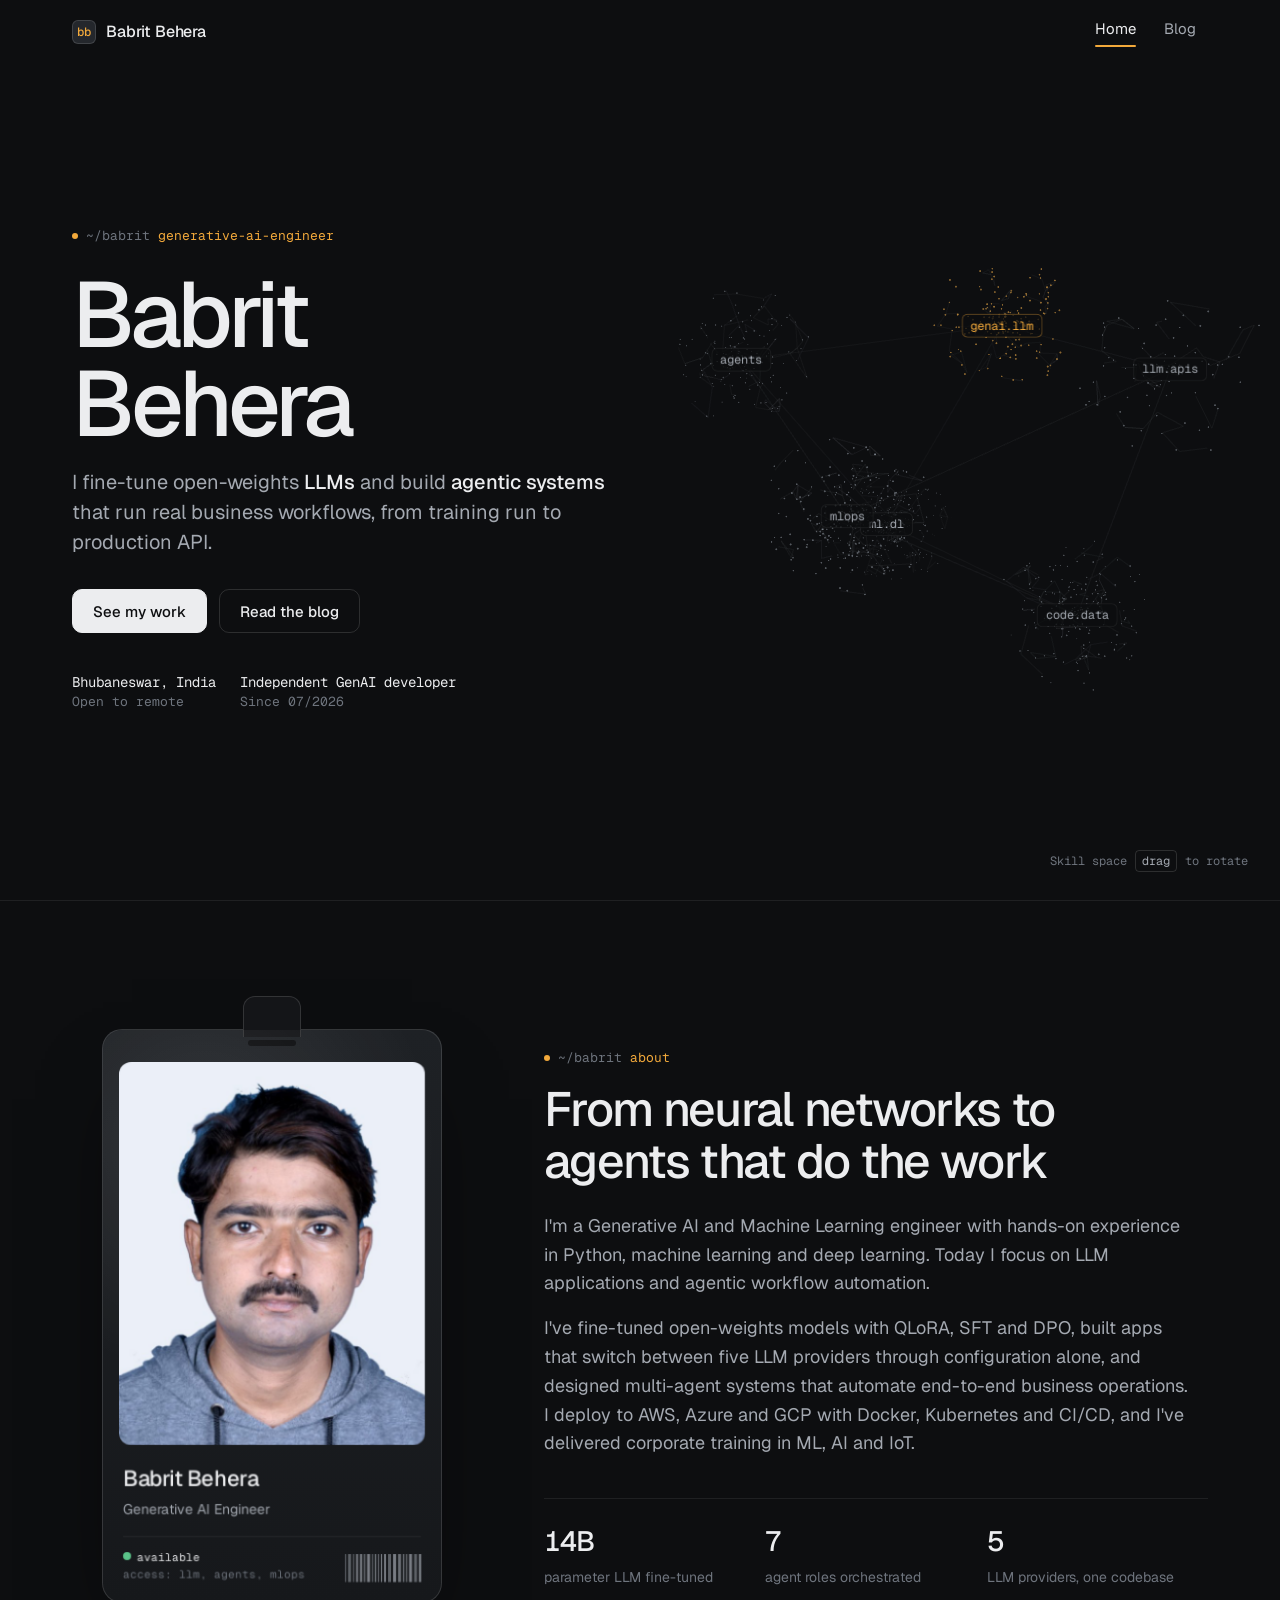
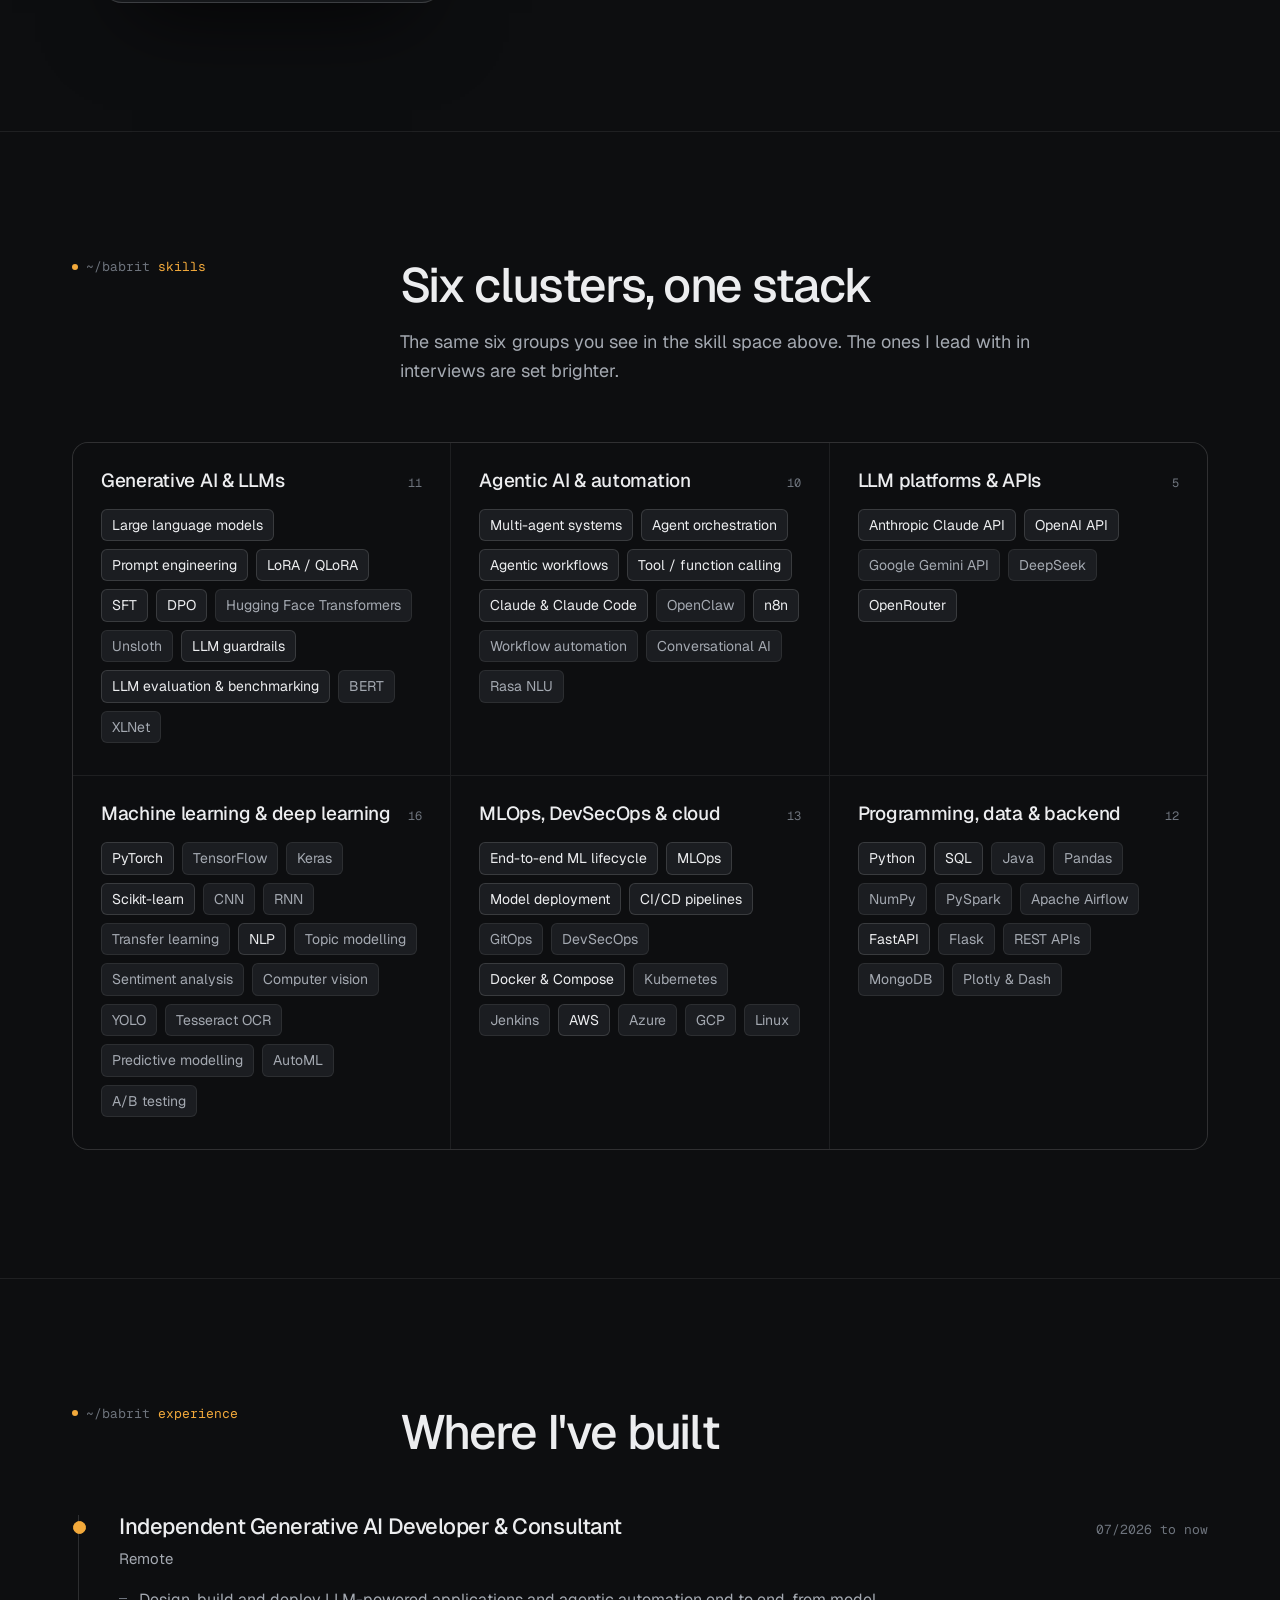
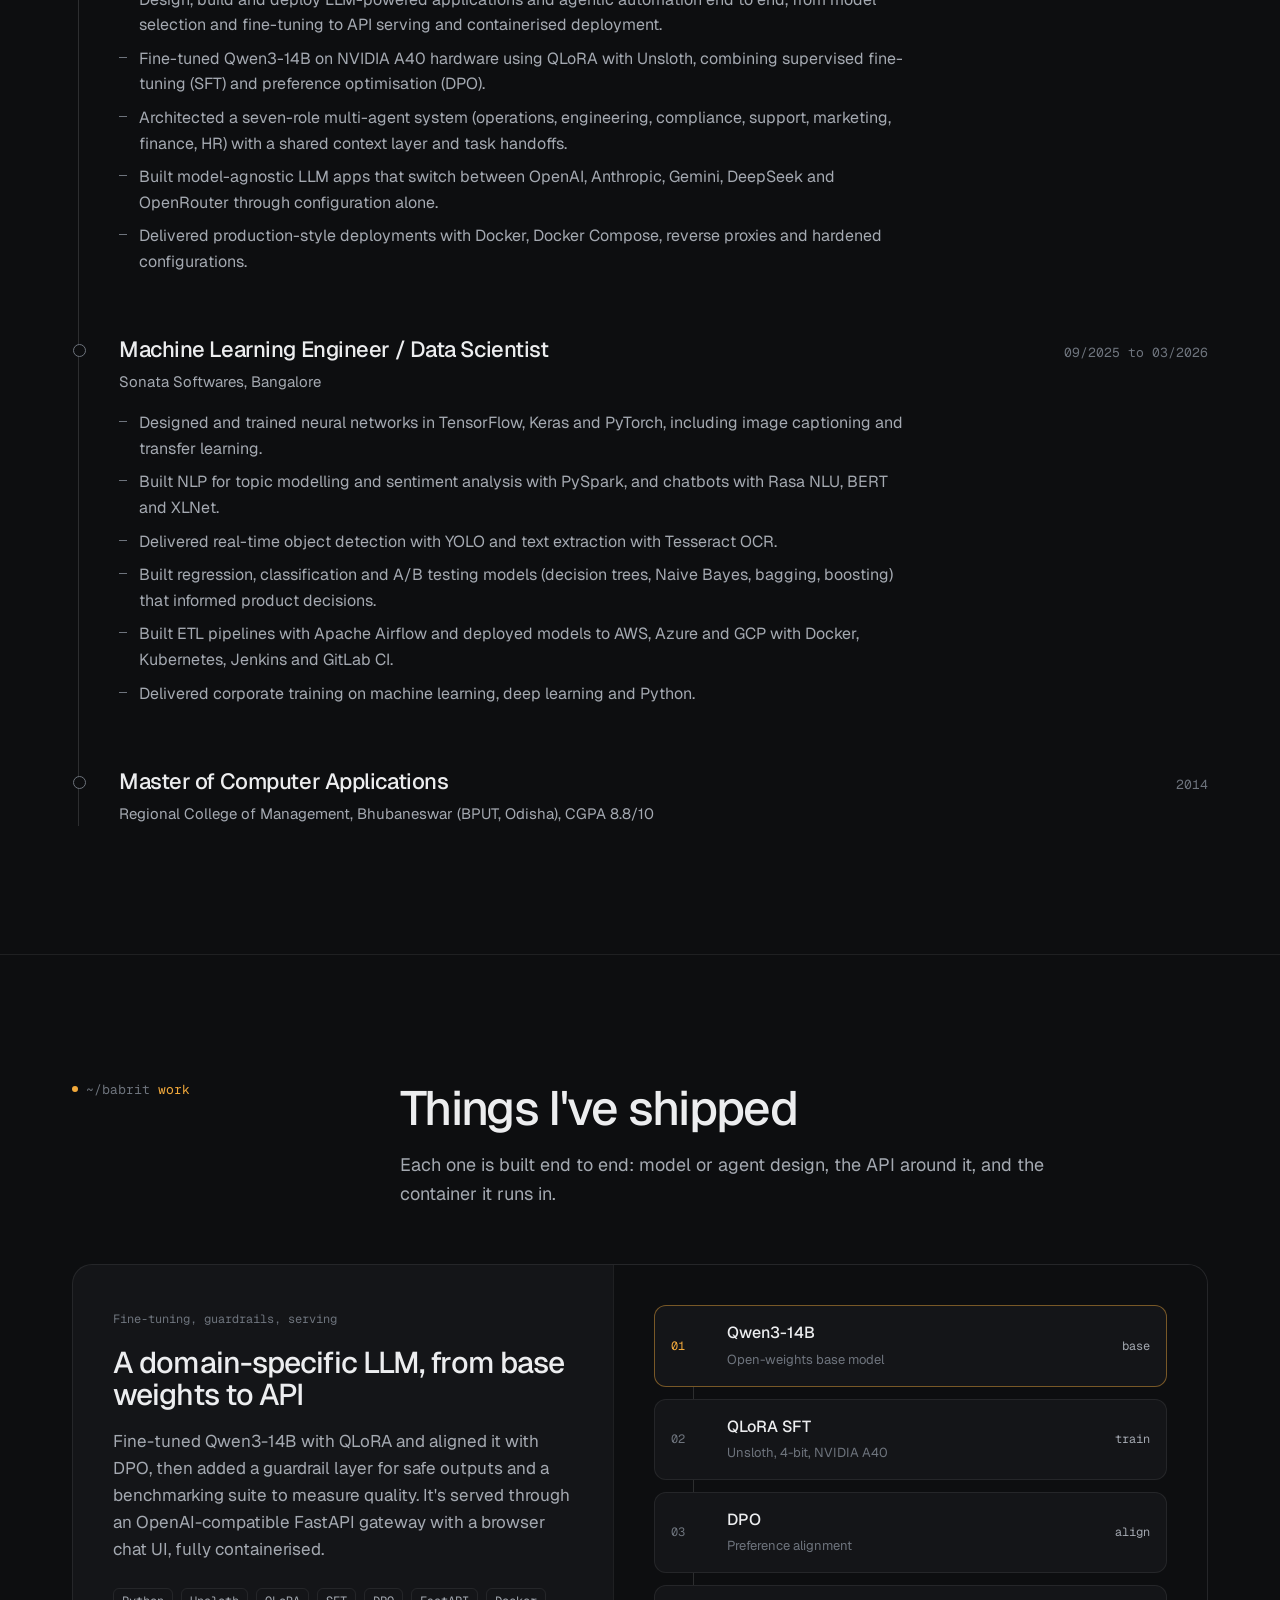
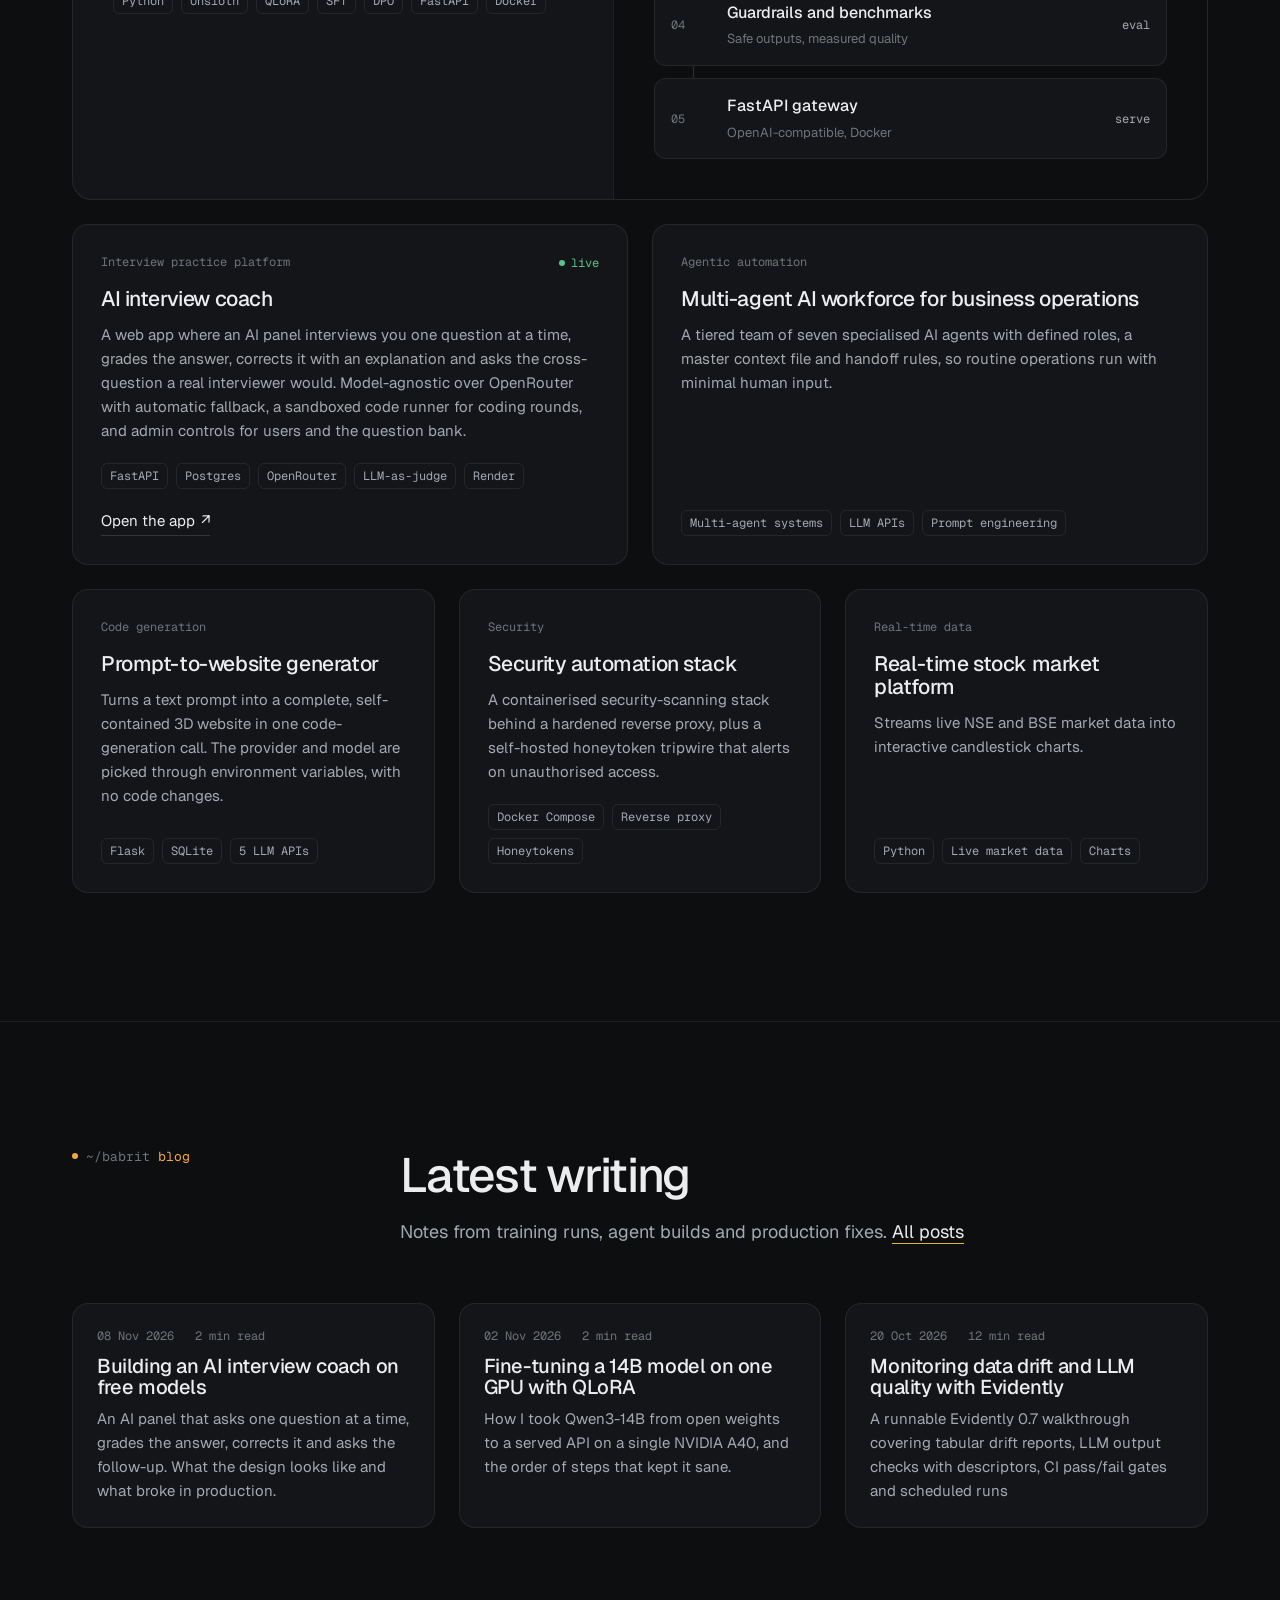
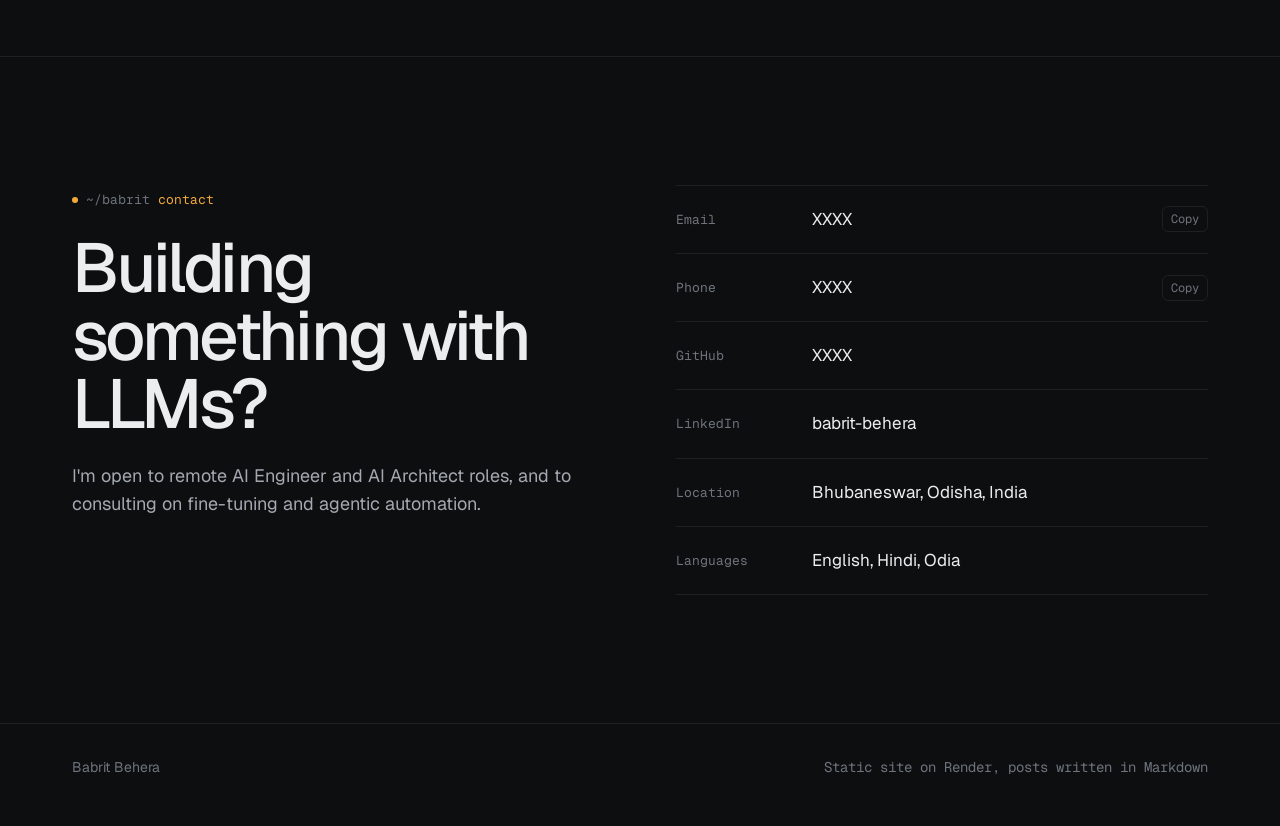
<file: index.html>
<!doctype html>
<html lang="en">
<head>
<meta charset="utf-8">
<meta name="viewport" content="width=device-width, initial-scale=1">
<title>Babrit Behera, Generative AI Engineer</title>
<meta name="description" content="Babrit Behera fine-tunes open-weights LLMs and builds agentic systems that run real business workflows. Based in Bhubaneswar, open to remote.">
<meta property="og:title" content="Babrit Behera, Generative AI Engineer">
<meta property="og:description" content="Fine-tuned LLMs, multi-agent systems and model-agnostic AI apps, shipped end to end.">
<meta property="og:image" content="assets/img/babrit.jpg">
<meta name="theme-color" content="#0D0E10">
<link rel="icon" href="data:image/svg+xml,%3Csvg xmlns='http://www.w3.org/2000/svg' viewBox='0 0 32 32'%3E%3Crect width='32' height='32' rx='8' fill='%2324272C'/%3E%3Ctext x='16' y='21' font-family='monospace' font-size='14' text-anchor='middle' fill='%23F2A93B'%3Ebb%3C/text%3E%3C/svg%3E">
<link rel="preconnect" href="https://fonts.googleapis.com">
<link rel="preconnect" href="https://fonts.gstatic.com" crossorigin>
<link href="https://fonts.googleapis.com/css2?family=Geist:wght@400;500;600&family=Geist+Mono:wght@400;500&display=swap" rel="stylesheet">
<link rel="stylesheet" href="assets/css/style.css">
<script>document.documentElement.classList.add('js')</script>
</head>
<body>

<header class="nav" id="nav">
  <div class="wrap">
    <a class="logo" href="index.html" aria-label="Babrit Behera, home"><span class="logo-mark">bb</span>Babrit Behera</a>
    <nav class="nav-links" aria-label="Main">
      <a href="index.html" class="on">Home</a>
      <a href="blog.html">Blog</a>
    </nav>
  </div>
</header>

<main>
  <!-- HERO: the 3D skill space is the one bright moment of the page -->
  <section class="hero" id="top">
    <canvas id="space" aria-label="A 3D map of Babrit's skills, grouped into six clusters"></canvas>
    <div id="labels" aria-hidden="true"></div>
    <div class="wrap">
      <div class="hero-text">
        <span class="path">~/babrit <b>generative-ai-engineer</b></span>
        <h1 style="margin-top:24px">Babrit<br>Behera</h1>
        <p class="role">I fine-tune open-weights <strong>LLMs</strong> and build <strong>agentic systems</strong> that run real business workflows, from training run to production API.</p>
        <div class="hero-actions">
          <a class="btn primary" href="#work">See my work</a>
          <a class="btn" href="blog.html">Read the blog</a>
        </div>
        <div class="hero-meta">
          <div><b>Bhubaneswar, India</b>Open to remote</div>
          <div><b>Independent GenAI developer</b>Since 07/2026</div>
        </div>
      </div>
    </div>
    <div class="space-caption">Skill space <kbd>drag</kbd> to rotate</div>
  </section>

  <!-- ABOUT -->
  <section class="block" id="about">
    <div class="wrap about">
      <div class="badge-stage" id="badgeStage">
        <div class="badge" id="badge">
          <span class="badge-slot"></span>
          <div class="badge-photo"><img src="assets/img/babrit.jpg" alt="Portrait of Babrit Behera" width="640" height="800"></div>
          <div class="badge-body">
            <div class="badge-name">Babrit Behera</div>
            <div class="badge-role">Generative AI Engineer</div>
            <div class="badge-row">
              <div class="mono"><span class="led"></span><b>available</b><br>access: llm, agents, mlops</div>
              <div class="barcode" id="barcode" aria-hidden="true"></div>
            </div>
          </div>
          <span class="badge-glare"></span>
        </div>
      </div>
      <div class="about-copy reveal">
        <span class="path">~/babrit <b>about</b></span>
        <h2>From neural networks to agents that do the work</h2>
        <p>I'm a Generative AI and Machine Learning engineer with hands-on experience in Python, machine learning and deep learning. Today I focus on LLM applications and agentic workflow automation.</p>
        <p>I've fine-tuned open-weights models with QLoRA, SFT and DPO, built apps that switch between five LLM providers through configuration alone, and designed multi-agent systems that automate end-to-end business operations. I deploy to AWS, Azure and GCP with Docker, Kubernetes and CI/CD, and I've delivered corporate training in ML, AI and IoT.</p>
        <div class="facts">
          <div><b data-count="14">14B</b><span>parameter LLM fine-tuned</span></div>
          <div><b data-count="7">7</b><span>agent roles orchestrated</span></div>
          <div><b data-count="5">5</b><span>LLM providers, one codebase</span></div>
        </div>
      </div>
    </div>
  </section>

  <!-- SKILLS -->
  <section class="block" id="skills">
    <div class="wrap">
      <div class="block-head reveal">
        <span class="path">~/babrit <b>skills</b></span>
        <div>
          <h2>Six clusters, one stack</h2>
          <p>The same six groups you see in the skill space above. The ones I lead with in interviews are set brighter.</p>
        </div>
      </div>
      <div class="skills" id="skillGrid"></div>
    </div>
  </section>

  <!-- EXPERIENCE -->
  <section class="block" id="experience">
    <div class="wrap">
      <div class="block-head reveal">
        <span class="path">~/babrit <b>experience</b></span>
        <div><h2>Where I've built</h2></div>
      </div>
      <div class="timeline">
        <article class="job now reveal">
          <div class="job-head">
            <h3>Independent Generative AI Developer &amp; Consultant</h3>
            <span class="when">07/2026 to now</span>
            <span class="where">Remote</span>
          </div>
          <ul>
            <li>Design, build and deploy LLM-powered applications and agentic automation end to end, from model selection and fine-tuning to API serving and containerised deployment.</li>
            <li>Fine-tuned Qwen3-14B on NVIDIA A40 hardware using QLoRA with Unsloth, combining supervised fine-tuning (SFT) and preference optimisation (DPO).</li>
            <li>Architected a seven-role multi-agent system (operations, engineering, compliance, support, marketing, finance, HR) with a shared context layer and task handoffs.</li>
            <li>Built model-agnostic LLM apps that switch between OpenAI, Anthropic, Gemini, DeepSeek and OpenRouter through configuration alone.</li>
            <li>Delivered production-style deployments with Docker, Docker Compose, reverse proxies and hardened configurations.</li>
          </ul>
        </article>
        <article class="job reveal">
          <div class="job-head">
            <h3>Machine Learning Engineer / Data Scientist</h3>
            <span class="when">09/2025 to 03/2026</span>
            <span class="where">Sonata Softwares, Bangalore</span>
          </div>
          <ul>
            <li>Designed and trained neural networks in TensorFlow, Keras and PyTorch, including image captioning and transfer learning.</li>
            <li>Built NLP for topic modelling and sentiment analysis with PySpark, and chatbots with Rasa NLU, BERT and XLNet.</li>
            <li>Delivered real-time object detection with YOLO and text extraction with Tesseract OCR.</li>
            <li>Built regression, classification and A/B testing models (decision trees, Naive Bayes, bagging, boosting) that informed product decisions.</li>
            <li>Built ETL pipelines with Apache Airflow and deployed models to AWS, Azure and GCP with Docker, Kubernetes, Jenkins and GitLab CI.</li>
            <li>Delivered corporate training on machine learning, deep learning and Python.</li>
          </ul>
        </article>
        <article class="job reveal">
          <div class="job-head">
            <h3>Master of Computer Applications</h3>
            <span class="when">2014</span>
            <span class="where">Regional College of Management, Bhubaneswar (BPUT, Odisha), CGPA 8.8/10</span>
          </div>
        </article>
      </div>
    </div>
  </section>

  <!-- WORK -->
  <section class="block" id="work">
    <div class="wrap">
      <div class="block-head reveal">
        <span class="path">~/babrit <b>work</b></span>
        <div>
          <h2>Things I've shipped</h2>
          <p>Each one is built end to end: model or agent design, the API around it, and the container it runs in.</p>
        </div>
      </div>

      <article class="feature reveal">
        <div class="feature-copy">
          <span class="mono muted" style="font-size:12px">Fine-tuning, guardrails, serving</span>
          <h3>A domain-specific LLM, from base weights to API</h3>
          <p>Fine-tuned Qwen3-14B with QLoRA and aligned it with DPO, then added a guardrail layer for safe outputs and a benchmarking suite to measure quality. It's served through an OpenAI-compatible FastAPI gateway with a browser chat UI, fully containerised.</p>
          <div class="stack"><span>Python</span><span>Unsloth</span><span>QLoRA</span><span>SFT</span><span>DPO</span><span>FastAPI</span><span>Docker</span></div>
        </div>
        <div class="pipe" id="pipe" aria-label="Training and serving pipeline in five steps">
          <span class="pipe-rail"></span><span class="pipe-token" id="pipeToken"></span>
          <div class="pipe-step"><span class="n">01</span><div><b>Qwen3-14B</b><small>Open-weights base model</small></div><span class="tag">base</span></div>
          <div class="pipe-step"><span class="n">02</span><div><b>QLoRA SFT</b><small>Unsloth, 4-bit, NVIDIA A40</small></div><span class="tag">train</span></div>
          <div class="pipe-step"><span class="n">03</span><div><b>DPO</b><small>Preference alignment</small></div><span class="tag">align</span></div>
          <div class="pipe-step"><span class="n">04</span><div><b>Guardrails and benchmarks</b><small>Safe outputs, measured quality</small></div><span class="tag">eval</span></div>
          <div class="pipe-step"><span class="n">05</span><div><b>FastAPI gateway</b><small>OpenAI-compatible, Docker</small></div><span class="tag">serve</span></div>
        </div>
      </article>

      <div class="projects">
        <article class="proj wide reveal">
          <div class="proj-top"><span class="mono">Interview practice platform</span><span class="live">live</span></div>
          <h3>AI interview coach</h3>
          <p>A web app where an AI panel interviews you one question at a time, grades the answer, corrects it with an explanation and asks the cross-question a real interviewer would. Model-agnostic over OpenRouter with automatic fallback, a sandboxed code runner for coding rounds, and admin controls for users and the question bank.</p>
          <div class="stack"><span>FastAPI</span><span>Postgres</span><span>OpenRouter</span><span>LLM-as-judge</span><span>Render</span></div>
          <a class="go" href="https://interview-coach-1gwm.onrender.com" target="_blank" rel="noopener">Open the app <span aria-hidden="true">↗</span></a>
        </article>
        <article class="proj wide reveal">
          <div class="proj-top"><span class="mono">Agentic automation</span></div>
          <h3>Multi-agent AI workforce for business operations</h3>
          <p>A tiered team of seven specialised AI agents with defined roles, a master context file and handoff rules, so routine operations run with minimal human input.</p>
          <div class="stack"><span>Multi-agent systems</span><span>LLM APIs</span><span>Prompt engineering</span></div>
        </article>
        <article class="proj reveal">
          <div class="proj-top"><span class="mono">Code generation</span></div>
          <h3>Prompt-to-website generator</h3>
          <p>Turns a text prompt into a complete, self-contained 3D website in one code-generation call. The provider and model are picked through environment variables, with no code changes.</p>
          <div class="stack"><span>Flask</span><span>SQLite</span><span>5 LLM APIs</span></div>
        </article>
        <article class="proj reveal">
          <div class="proj-top"><span class="mono">Security</span></div>
          <h3>Security automation stack</h3>
          <p>A containerised security-scanning stack behind a hardened reverse proxy, plus a self-hosted honeytoken tripwire that alerts on unauthorised access.</p>
          <div class="stack"><span>Docker Compose</span><span>Reverse proxy</span><span>Honeytokens</span></div>
        </article>
        <article class="proj reveal">
          <div class="proj-top"><span class="mono">Real-time data</span></div>
          <h3>Real-time stock market platform</h3>
          <p>Streams live NSE and BSE market data into interactive candlestick charts.</p>
          <div class="stack"><span>Python</span><span>Live market data</span><span>Charts</span></div>
        </article>
      </div>
    </div>
  </section>

  <!-- LATEST POSTS -->
  <section class="block" id="writing">
    <div class="wrap">
      <div class="block-head reveal">
        <span class="path">~/babrit <b>blog</b></span>
        <div>
          <h2>Latest writing</h2>
          <p>Notes from training runs, agent builds and production fixes. <a href="blog.html" style="color:var(--t1);border-bottom:1px solid var(--amber)">All posts</a></p>
        </div>
      </div>
      <div class="posts-row" id="latestPosts"></div>
    </div>
  </section>

  <!-- CONTACT -->
  <section class="block" id="contact">
    <div class="wrap contact">
      <div class="reveal">
        <span class="path">~/babrit <b>contact</b></span>
        <h2 style="margin-top:24px">Building something with LLMs?</h2>
        <p class="lede">I'm open to remote AI Engineer and AI Architect roles, and to consulting on fine-tuning and agentic automation.</p>
      </div>
      <div class="contact-list reveal">
        <div class="contact-row"><span class="k">Email</span><a class="v" href="mailto:XXXX">XXXX</a><button class="copy" data-copy="XXXX">Copy</button></div>
        <div class="contact-row"><span class="k">Phone</span><a class="v" href="tel:XXXX">XXXX</a><button class="copy" data-copy="XXXX">Copy</button></div>
        <div class="contact-row"><span class="k">GitHub</span><a class="v" href="XXXX" target="_blank" rel="noopener">XXXX</a><span></span></div>
        <div class="contact-row"><span class="k">LinkedIn</span><a class="v" href="https://www.linkedin.com/in/babrit-behera-a63257282/" target="_blank" rel="noopener">babrit-behera</a><span></span></div>
        <div class="contact-row"><span class="k">Location</span><span class="v">Bhubaneswar, Odisha, India</span><span></span></div>
        <div class="contact-row"><span class="k">Languages</span><span class="v">English, Hindi, Odia</span><span></span></div>
      </div>
    </div>
  </section>
</main>

<footer>
  <div class="wrap"><span>Babrit Behera</span><span class="mono">Static site on Render, posts written in Markdown</span></div>
</footer>

<script src="assets/vendor/gsap.min.js"></script>
<script src="assets/vendor/ScrollTrigger.min.js"></script>
<script src="assets/js/common.js"></script>
<script type="module" src="assets/js/home.js"></script>
</body>
</html>
</file>
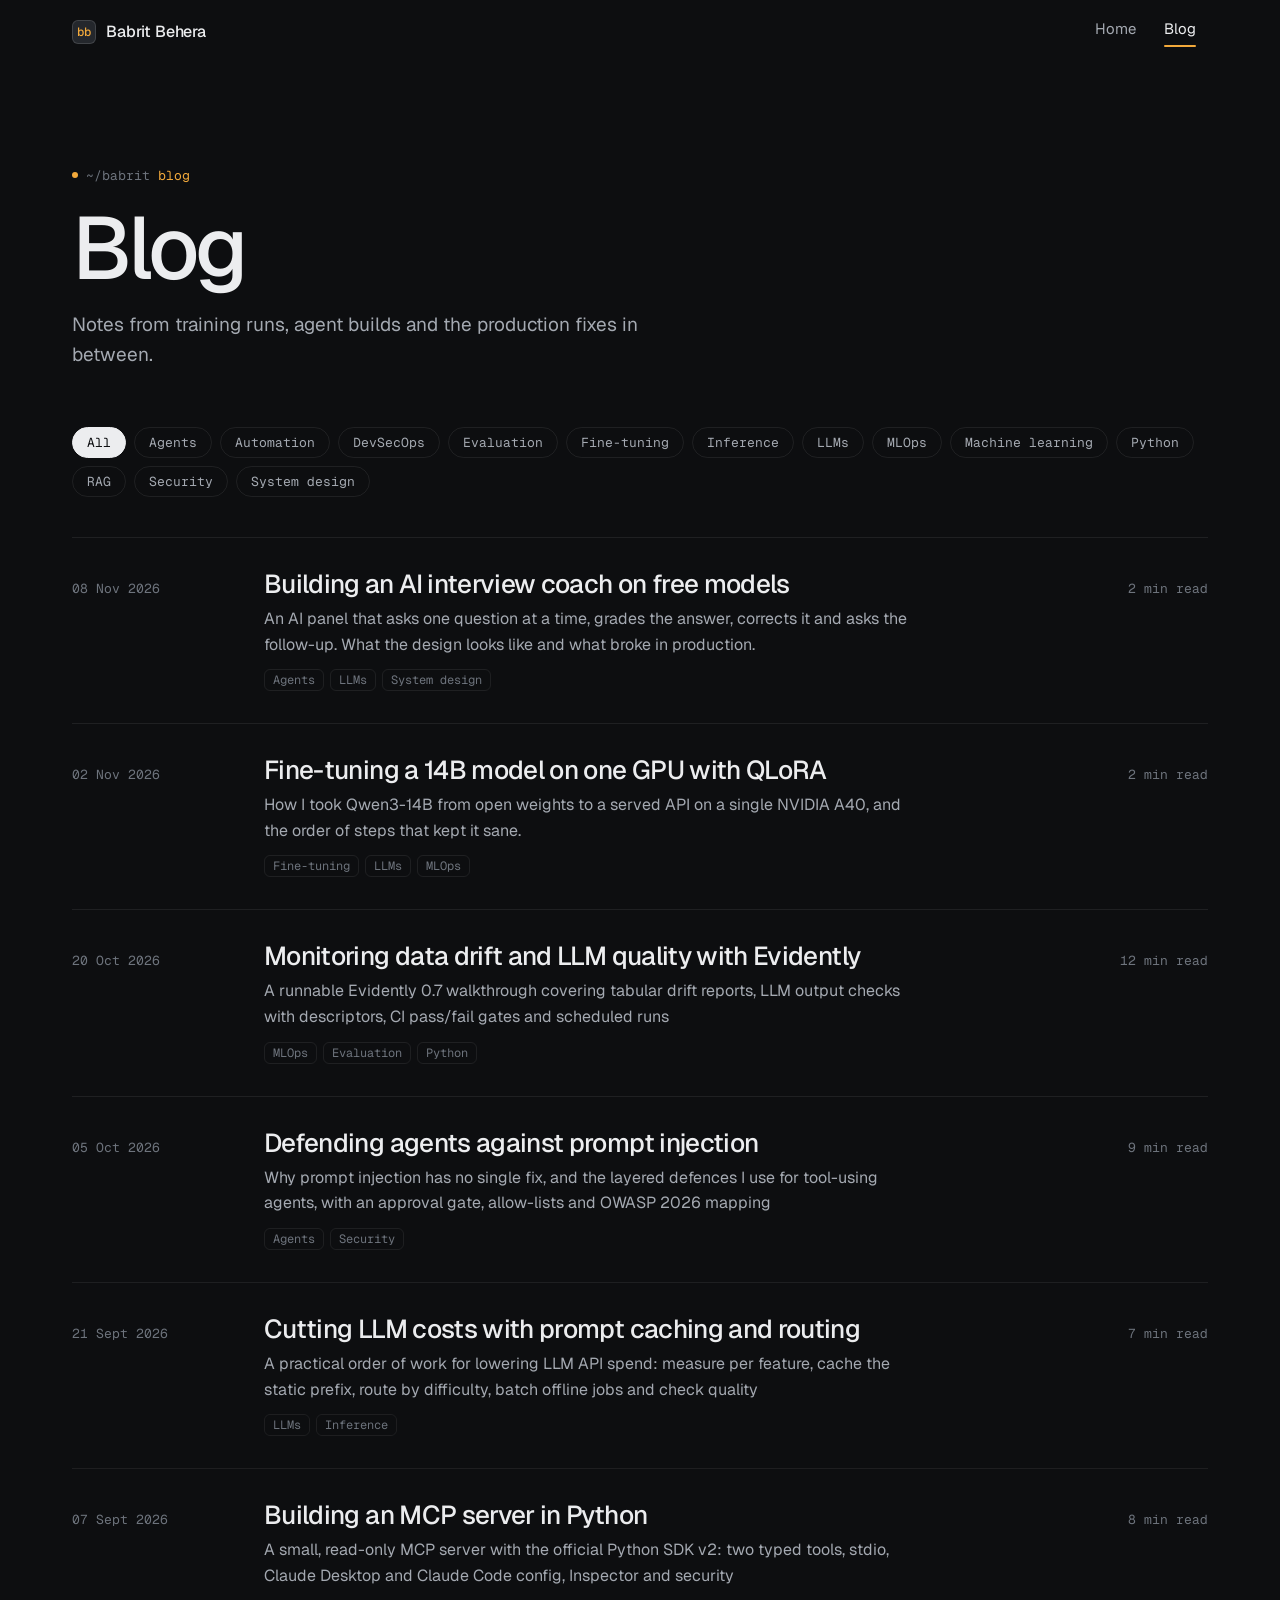
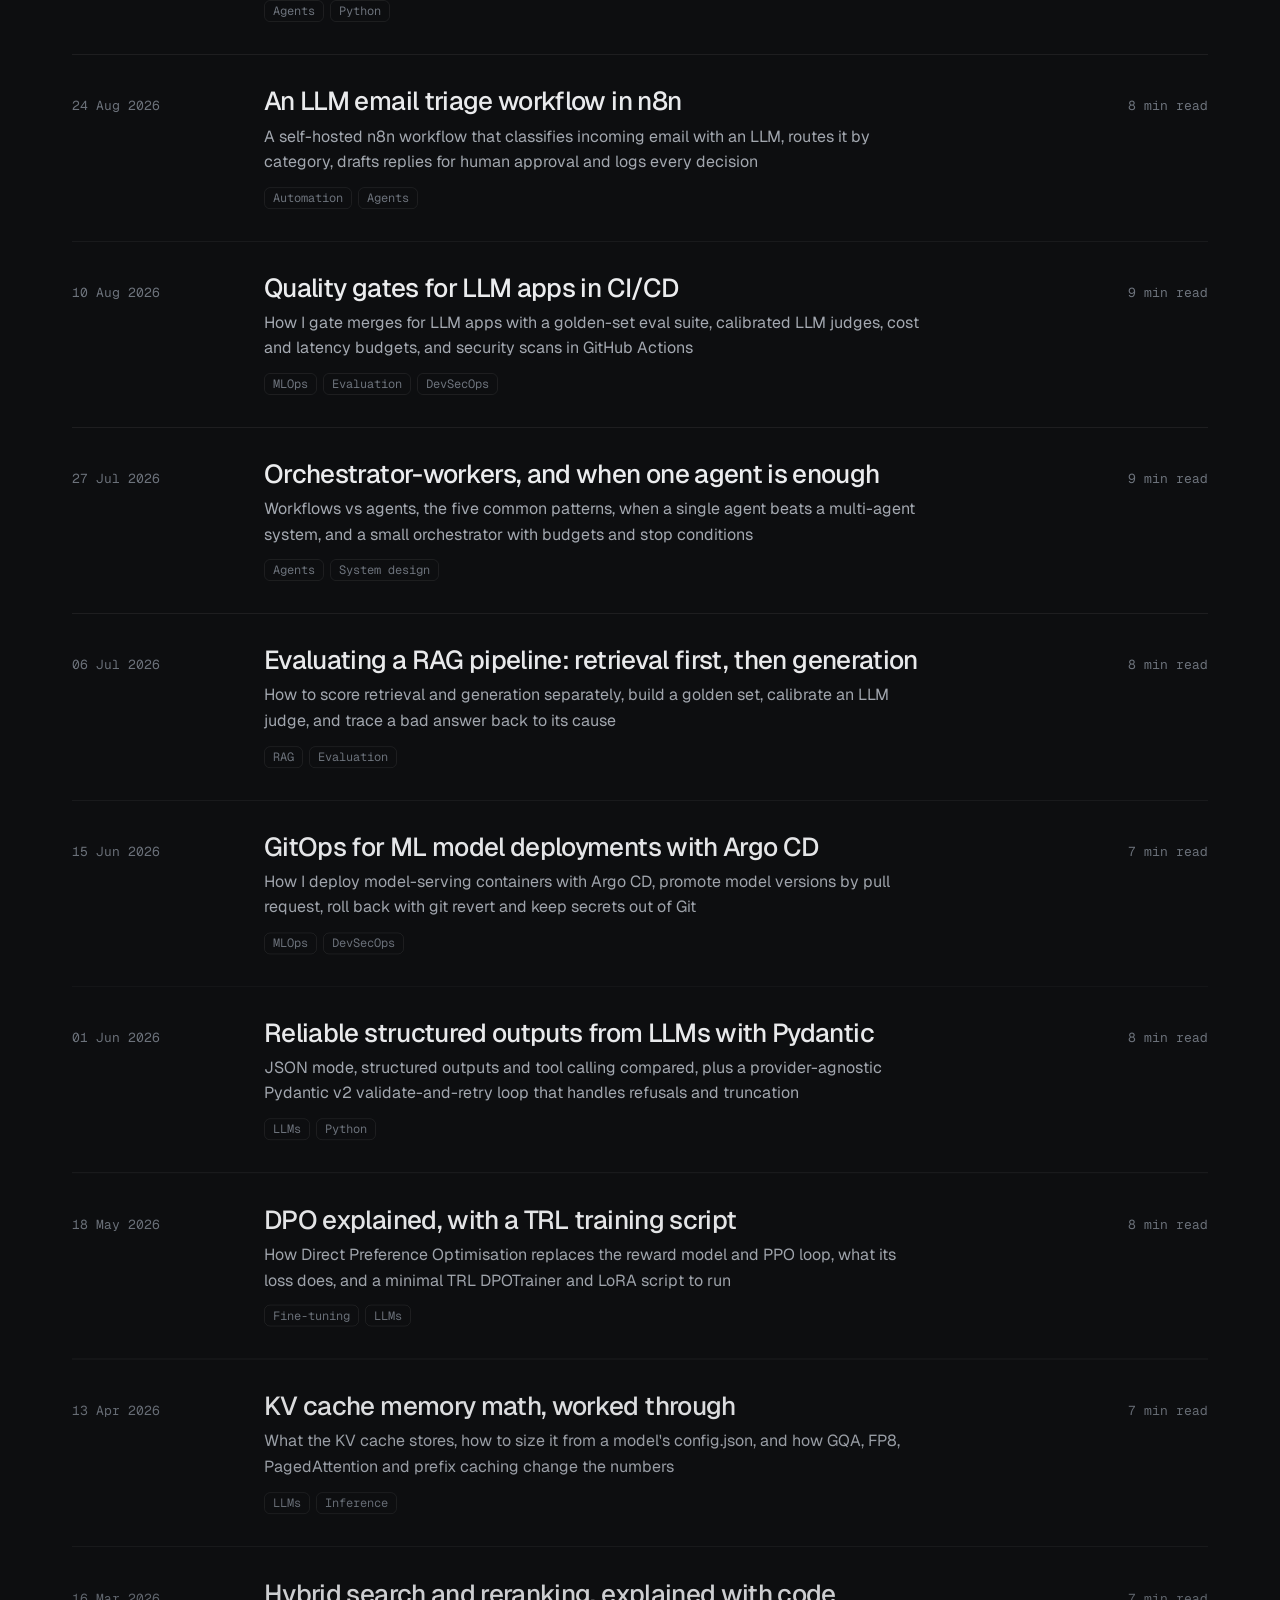
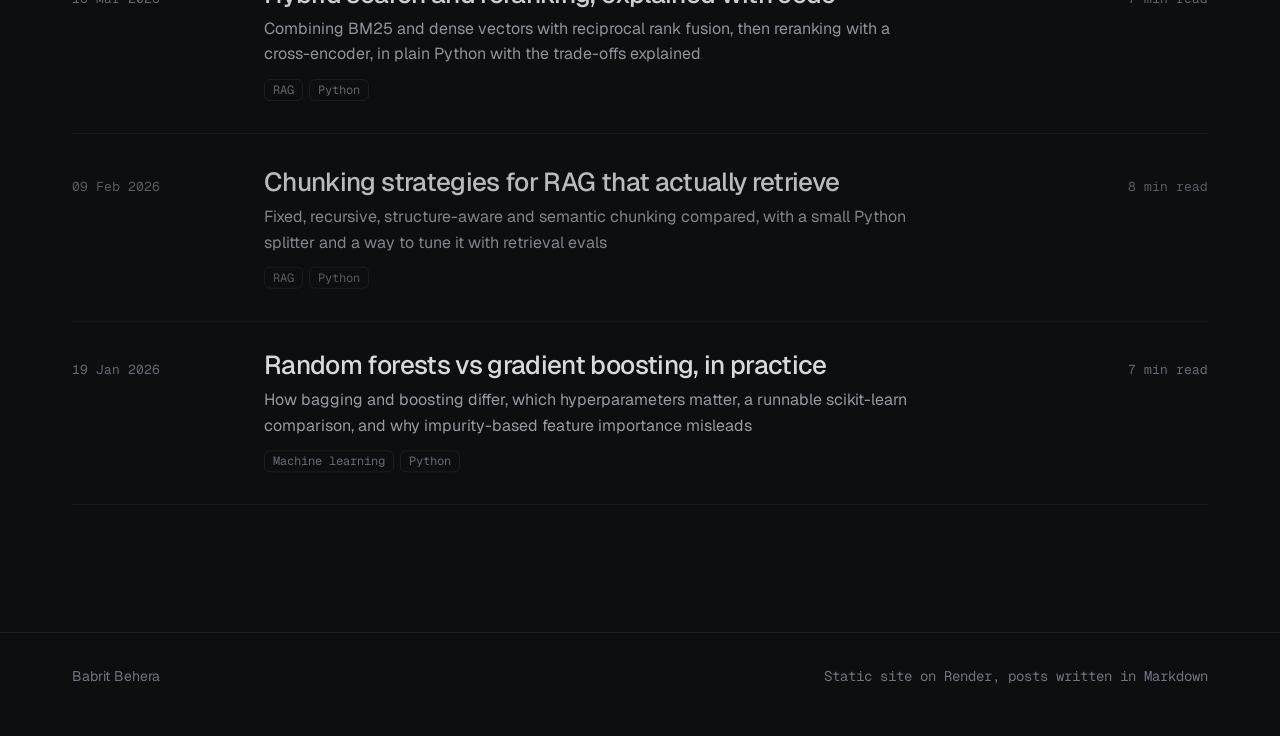
<file: blog.html>
<!doctype html>
<html lang="en">
<head>
<meta charset="utf-8">
<meta name="viewport" content="width=device-width, initial-scale=1">
<title>Blog, Babrit Behera</title>
<meta name="description" content="Babrit Behera fine-tunes open-weights LLMs and builds agentic systems that run real business workflows. Based in Bhubaneswar, open to remote.">
<meta property="og:title" content="Babrit Behera, Generative AI Engineer">
<meta property="og:description" content="Fine-tuned LLMs, multi-agent systems and model-agnostic AI apps, shipped end to end.">
<meta property="og:image" content="assets/img/babrit.jpg">
<meta name="theme-color" content="#0D0E10">
<link rel="icon" href="data:image/svg+xml,%3Csvg xmlns='http://www.w3.org/2000/svg' viewBox='0 0 32 32'%3E%3Crect width='32' height='32' rx='8' fill='%2324272C'/%3E%3Ctext x='16' y='21' font-family='monospace' font-size='14' text-anchor='middle' fill='%23F2A93B'%3Ebb%3C/text%3E%3C/svg%3E">
<link rel="preconnect" href="https://fonts.googleapis.com">
<link rel="preconnect" href="https://fonts.gstatic.com" crossorigin>
<link href="https://fonts.googleapis.com/css2?family=Geist:wght@400;500;600&family=Geist+Mono:wght@400;500&display=swap" rel="stylesheet">
<link rel="stylesheet" href="assets/css/style.css">
<script>document.documentElement.classList.add('js')</script>
</head>
<body>

<header class="nav" id="nav">
  <div class="wrap">
    <a class="logo" href="index.html" aria-label="Babrit Behera, home"><span class="logo-mark">bb</span>Babrit Behera</a>
    <nav class="nav-links" aria-label="Main">
      <a href="index.html">Home</a>
      <a href="blog.html" class="on">Blog</a>
    </nav>
  </div>
</header>

<main class="wrap">
  <div class="page-head">
    <span class="path">~/babrit <b>blog</b></span>
    <h1>Blog</h1>
    <p>Notes from training runs, agent builds and the production fixes in between.</p>
  </div>
  <div class="filters" id="filters" aria-label="Filter by tag"></div>
  <div class="post-list" id="postList"><p class="empty">Loading posts</p></div>
</main>
<footer>
  <div class="wrap"><span>Babrit Behera</span><span class="mono">Static site on Render, posts written in Markdown</span></div>
</footer>
<script src="assets/vendor/gsap.min.js"></script>
<script src="assets/vendor/ScrollTrigger.min.js"></script>
<script src="assets/js/common.js"></script>
<script src="assets/js/blog.js"></script>
</body>
</html>
</file>
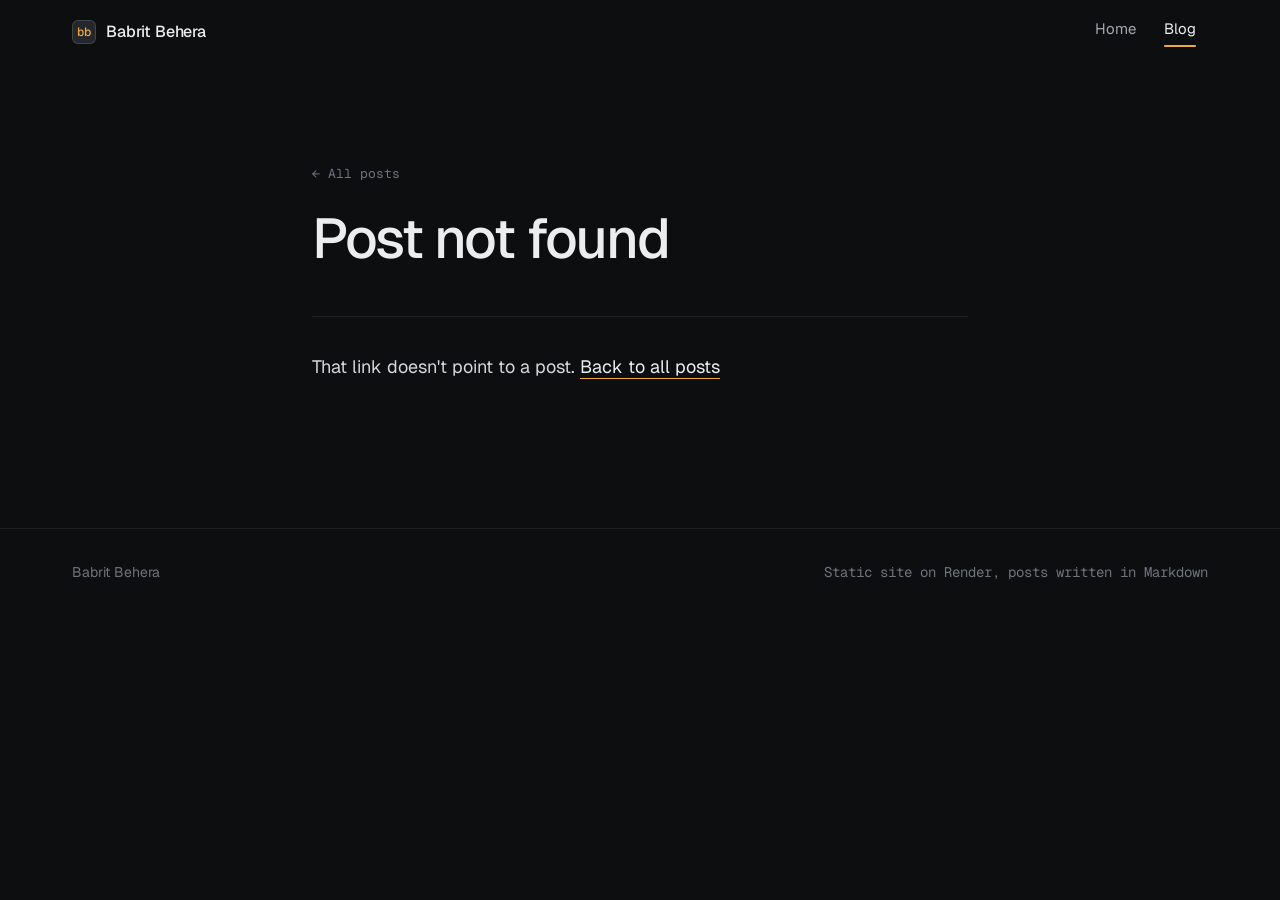
<file: post.html>
<!doctype html>
<html lang="en">
<head>
<meta charset="utf-8">
<meta name="viewport" content="width=device-width, initial-scale=1">
<title>Blog, Babrit Behera</title>
<meta name="description" content="Babrit Behera fine-tunes open-weights LLMs and builds agentic systems that run real business workflows. Based in Bhubaneswar, open to remote.">
<meta property="og:title" content="Babrit Behera, Generative AI Engineer">
<meta property="og:description" content="Fine-tuned LLMs, multi-agent systems and model-agnostic AI apps, shipped end to end.">
<meta property="og:image" content="assets/img/babrit.jpg">
<meta name="theme-color" content="#0D0E10">
<link rel="icon" href="data:image/svg+xml,%3Csvg xmlns='http://www.w3.org/2000/svg' viewBox='0 0 32 32'%3E%3Crect width='32' height='32' rx='8' fill='%2324272C'/%3E%3Ctext x='16' y='21' font-family='monospace' font-size='14' text-anchor='middle' fill='%23F2A93B'%3Ebb%3C/text%3E%3C/svg%3E">
<link rel="preconnect" href="https://fonts.googleapis.com">
<link rel="preconnect" href="https://fonts.gstatic.com" crossorigin>
<link href="https://fonts.googleapis.com/css2?family=Geist:wght@400;500;600&family=Geist+Mono:wght@400;500&display=swap" rel="stylesheet">
<link rel="stylesheet" href="assets/css/style.css">
<script>document.documentElement.classList.add('js')</script>
</head>
<body>

<header class="nav" id="nav">
  <div class="wrap">
    <a class="logo" href="index.html" aria-label="Babrit Behera, home"><span class="logo-mark">bb</span>Babrit Behera</a>
    <nav class="nav-links" aria-label="Main">
      <a href="index.html">Home</a>
      <a href="blog.html" class="on">Blog</a>
    </nav>
  </div>
</header>

<main>
  <article class="article">
    <a class="back" href="blog.html">← All posts</a>
    <h1 id="pTitle">Loading</h1>
    <div class="post-meta"><span id="pDate"></span><span id="pRead"></span><span class="post-tags" id="pTags"></span></div>
    <div class="prose" id="pBody"></div>
  </article>
</main>
<footer>
  <div class="wrap"><span>Babrit Behera</span><span class="mono">Static site on Render, posts written in Markdown</span></div>
</footer>
<script src="assets/vendor/gsap.min.js"></script>
<script src="assets/vendor/ScrollTrigger.min.js"></script>
<script src="assets/js/common.js"></script>
<script src="assets/vendor/marked.min.js"></script>
<script src="assets/vendor/purify.min.js"></script>
<script src="assets/js/post.js"></script>
</body>
</html>
</file>
<file: assets/css/style.css>
/* Babrit Behera, portfolio
   World: a GPU rack at night. Graphite neutrals, one amber accent (the status LED),
   mono paths as the signature. Richness lives in two places only: the 3D skill space
   in the hero and the access badge. Everything else stays quiet. */
:root{
  --bg:#0D0E10; --s1:#141518; --s2:#1B1D21; --s3:#24272C;
  --line:rgba(236,237,239,.08); --line-2:rgba(236,237,239,.14);
  --t1:#ECEDEF; --t2:#A4A9B1; --t3:#6E747D;
  --amber:#F2A93B; --amber-ink:#1A1206; --amber-soft:rgba(242,169,59,.12);
  --ok:#5BC48A;
  --ui:'Geist',system-ui,-apple-system,Segoe UI,sans-serif;
  --mono:'Geist Mono',ui-monospace,Consolas,monospace;
  --ease:cubic-bezier(.2,.8,.2,1);
  --wrap:1200px;
}
*{box-sizing:border-box}
html{background:var(--bg);scroll-behavior:smooth}
body{margin:0;background:var(--bg);color:var(--t1);font:400 16px/1.6 var(--ui);-webkit-font-smoothing:antialiased;text-rendering:optimizeLegibility}
::selection{background:var(--amber);color:var(--amber-ink)}
a{color:inherit;text-decoration:none}
img{display:block;max-width:100%}
:focus-visible{outline:2px solid var(--amber);outline-offset:3px;border-radius:6px}
.wrap{max-width:var(--wrap);margin:0 auto;padding:0 32px}
.mono{font-family:var(--mono)}
.muted{color:var(--t3)}
h1,h2,h3{margin:0;font-weight:500;letter-spacing:-.02em;line-height:1.08}
p{margin:0}

/* signature: section index as a shell path */
.path{font:400 13px/1 var(--mono);color:var(--t3);display:inline-flex;align-items:center;gap:8px}
.path b{font-weight:400;color:var(--amber)}
.path::before{content:"";width:6px;height:6px;border-radius:50%;background:var(--amber)}

/* ---------- nav ---------- */
.nav{position:fixed;inset:0 0 auto 0;z-index:20;transition:background-color .3s var(--ease),border-color .3s var(--ease);border-bottom:1px solid transparent}
.nav.solid{background:rgba(13,14,16,.86);backdrop-filter:blur(10px);-webkit-backdrop-filter:blur(10px);border-color:var(--line)}
.nav .wrap{display:flex;align-items:center;height:64px;gap:24px}
.logo{display:flex;align-items:center;gap:10px;font-weight:500;letter-spacing:-.01em}
.logo-mark{width:24px;height:24px;border-radius:6px;background:var(--s3);display:grid;place-items:center;font:500 12px var(--mono);color:var(--amber);border:1px solid var(--line-2)}
.nav-links{margin-left:auto;display:flex;gap:4px}
.nav-links a{padding:8px 12px;border-radius:8px;color:var(--t2);font-size:15px;transition:color .2s var(--ease),background-color .2s var(--ease)}
.nav-links a:hover{color:var(--t1);background:var(--s2)}
.nav-links a.on{color:var(--t1)}
.nav-links a.on::after{content:"";display:block;height:2px;margin-top:4px;border-radius:2px;background:var(--amber)}

/* ---------- buttons ---------- */
.btn{display:inline-flex;align-items:center;gap:8px;height:44px;padding:0 20px;border-radius:10px;font:500 15px var(--ui);border:1px solid var(--line-2);color:var(--t1);background:transparent;cursor:pointer;transition:background-color .2s var(--ease),border-color .2s var(--ease),transform .12s var(--ease)}
.btn:hover{background:var(--s2);border-color:rgba(236,237,239,.22)}
.btn:active{transform:scale(.98)}
.btn.primary{background:var(--t1);color:var(--bg);border-color:var(--t1)}
.btn.primary:hover{background:#fff}
.btn svg{width:16px;height:16px;stroke:currentColor;fill:none;stroke-width:1.5}

/* ---------- hero ---------- */
.hero{position:relative;min-height:100vh;min-height:100svh;display:flex;align-items:center;overflow:hidden}
#space{position:absolute;inset:0;width:100%;height:100%;display:block}
.hero .wrap{position:relative;z-index:2;width:100%;pointer-events:none}
.hero-text{max-width:560px;pointer-events:auto;padding:96px 0 64px}
.hero h1{font-size:clamp(48px,7.2vw,96px);letter-spacing:-.045em;line-height:.96}
.hero .role{margin-top:20px;font-size:20px;color:var(--t2);max-width:30em;line-height:1.5}
.hero .role strong{color:var(--t1);font-weight:500}
.hero-actions{display:flex;gap:12px;margin-top:32px;flex-wrap:wrap}
.hero-meta{display:flex;gap:24px;margin-top:40px;flex-wrap:wrap}
.hero-meta div{font:400 13px/1.4 var(--mono);color:var(--t3)}
.hero-meta b{display:block;font-weight:400;color:var(--t1);font-size:14px}
.space-caption{position:absolute;right:32px;bottom:28px;z-index:2;font:400 12px var(--mono);color:var(--t3);display:flex;align-items:center;gap:8px}
.space-caption kbd{font:inherit;padding:2px 6px;border:1px solid var(--line-2);border-radius:4px;color:var(--t2)}
#labels{position:absolute;inset:0;pointer-events:none;z-index:1;overflow:hidden}
.cluster-label{position:absolute;left:0;top:0;z-index:1;pointer-events:none;font:400 12px var(--mono);color:var(--t2);white-space:nowrap;padding:3px 8px;border-radius:6px;background:rgba(13,14,16,.72);border:1px solid var(--line);transform:translate(-50%,-50%);transition:opacity .3s var(--ease);will-change:transform}
.cluster-label.hot{color:var(--amber);border-color:rgba(242,169,59,.4)}

/* ---------- sections ---------- */
section.block{padding:128px 0;border-top:1px solid var(--line)}
.block-head{display:grid;grid-template-columns:280px 1fr;gap:48px;margin-bottom:56px;align-items:start}
.block-head h2{font-size:clamp(32px,4vw,48px);letter-spacing:-.035em}
.block-head p{color:var(--t2);font-size:18px;max-width:38em;margin-top:16px}

/* about: the access badge */
.about{display:grid;grid-template-columns:400px 1fr;gap:72px;align-items:center}
.badge-stage{perspective:1100px;display:flex;justify-content:center}
.badge{position:relative;width:340px;border-radius:20px;background:linear-gradient(180deg,#1E2125,#16181B);border:1px solid var(--line-2);padding:16px;transform-style:preserve-3d;will-change:transform;box-shadow:0 40px 80px -30px rgba(0,0,0,.7)}
.badge::before{content:"";position:absolute;left:50%;top:-34px;width:56px;height:40px;transform:translateX(-50%);border:1px solid var(--line-2);border-bottom:none;border-radius:12px 12px 0 0;background:var(--s1)}
.badge-slot{position:absolute;left:50%;top:10px;width:48px;height:6px;border-radius:3px;background:var(--bg);transform:translateX(-50%)}
.badge-photo{margin-top:16px;border-radius:12px;overflow:hidden;aspect-ratio:4/5;background:#E9EDF2;transform:translateZ(30px)}
.badge-photo img{width:100%;height:100%;object-fit:cover}
.badge-body{padding:16px 4px 4px;transform:translateZ(20px)}
.badge-name{font-size:22px;font-weight:500;letter-spacing:-.02em}
.badge-role{color:var(--t2);font-size:14px;margin-top:2px}
.badge-row{display:flex;justify-content:space-between;align-items:flex-end;margin-top:16px;padding-top:12px;border-top:1px solid var(--line)}
.badge-row .mono{font-size:11px;color:var(--t3);line-height:1.5}
.badge-row .mono b{color:var(--t1);font-weight:400}
.led{display:inline-block;width:8px;height:8px;border-radius:50%;background:var(--ok);margin-right:6px;vertical-align:1px}
.barcode{display:flex;gap:2px;height:28px;align-items:stretch}
.barcode i{display:block;background:var(--t2);width:1px}
.badge-glare{position:absolute;inset:0;border-radius:20px;pointer-events:none;background:radial-gradient(circle at var(--gx,30%) var(--gy,20%),rgba(255,255,255,.10),transparent 45%);mix-blend-mode:screen}
.about-copy h2{font-size:clamp(32px,4vw,48px);letter-spacing:-.035em;margin:16px 0 24px}
.about-copy p{color:var(--t2);font-size:18px;max-width:36em}
.about-copy p+p{margin-top:16px}
.facts{display:grid;grid-template-columns:repeat(3,1fr);gap:0;margin-top:40px;border-top:1px solid var(--line)}
.facts div{padding:20px 20px 0 0}
.facts b{display:block;font-weight:500;font-size:28px;letter-spacing:-.03em;font-variant-numeric:tabular-nums}
.facts span{color:var(--t3);font-size:14px}

/* skills */
.skills{display:grid;grid-template-columns:repeat(3,1fr);gap:1px;background:var(--line);border:1px solid var(--line);border-radius:16px;overflow:hidden}
.skill{background:var(--bg);padding:28px 28px 32px;transition:background-color .25s var(--ease)}
.skill:hover{background:var(--s1)}
.skill-top{display:flex;justify-content:space-between;align-items:baseline;margin-bottom:16px}
.skill h3{font-size:19px;letter-spacing:-.015em}
.skill-top .mono{font-size:12px;color:var(--t3)}
.chips{display:flex;flex-wrap:wrap;gap:8px}
.chip{font-size:14px;color:var(--t2);padding:4px 10px;border-radius:6px;background:var(--s2);border:1px solid var(--line)}
.chip.key{color:var(--t1);border-color:var(--line-2)}

/* experience */
.timeline{position:relative;border-left:1px solid var(--line-2);margin-left:6px}
.job{position:relative;padding:0 0 56px 40px}
.job:last-child{padding-bottom:0}
.job::before{content:"";position:absolute;left:-6px;top:6px;width:11px;height:11px;border-radius:50%;background:var(--bg);border:1px solid var(--t3)}
.job.now::before{background:var(--amber);border-color:var(--amber)}
.job-head{display:grid;grid-template-columns:1fr auto;gap:8px 24px;align-items:baseline}
.job h3{font-size:22px;letter-spacing:-.02em}
.job .when{font:400 13px var(--mono);color:var(--t3);font-variant-numeric:tabular-nums}
.job .where{color:var(--t2);font-size:15px}
.job ul{margin:16px 0 0;padding:0;list-style:none;max-width:72ch}
.job li{position:relative;padding-left:20px;color:var(--t2);margin:8px 0}
.job li::before{content:"";position:absolute;left:0;top:11px;width:8px;height:1px;background:var(--t3)}

/* projects */
.feature{display:grid;grid-template-columns:1fr 1.1fr;gap:0;border:1px solid var(--line);border-radius:20px;overflow:hidden;background:var(--s1);margin-bottom:24px}
.feature-copy{padding:40px}
.feature-copy h3{font-size:30px;letter-spacing:-.03em;margin:16px 0 16px}
.feature-copy p{color:var(--t2);font-size:17px}
.stack{display:flex;flex-wrap:wrap;gap:8px;margin-top:24px}
.stack span{font:400 12px var(--mono);color:var(--t2);padding:4px 8px;border:1px solid var(--line);border-radius:6px}
.pipe{position:relative;padding:40px;background:var(--bg);border-left:1px solid var(--line);display:flex;flex-direction:column;justify-content:center;gap:12px}
.pipe-step{position:relative;display:grid;grid-template-columns:40px 1fr auto;gap:16px;align-items:center;padding:14px 16px;border:1px solid var(--line);border-radius:12px;background:var(--s1)}
.pipe-step .n{font:400 12px var(--mono);color:var(--t3)}
.pipe-step b{display:block;font-weight:500}
.pipe-step small{color:var(--t3);font-size:13px}
.pipe-step .tag{font:400 12px var(--mono);color:var(--t2)}
.pipe-step.lit{border-color:rgba(242,169,59,.45)}
.pipe-step.lit .n{color:var(--amber)}
.pipe-rail{position:absolute;left:79px;top:56px;bottom:56px;width:1px;background:var(--line-2)}
.pipe-token{position:absolute;left:76px;top:56px;width:7px;height:7px;border-radius:50%;background:var(--amber)}
.projects{display:grid;grid-template-columns:repeat(6,1fr);gap:24px}
.proj{grid-column:span 2;display:flex;flex-direction:column;border:1px solid var(--line);border-radius:16px;padding:28px;background:var(--s1);transition:border-color .25s var(--ease),background-color .25s var(--ease)}
.proj.wide{grid-column:span 3}
.proj:hover{border-color:var(--line-2);background:var(--s2)}
.proj-top{display:flex;justify-content:space-between;align-items:center;margin-bottom:16px}
.proj-top .mono{font-size:12px;color:var(--t3)}
.live{font:400 12px var(--mono);color:var(--ok);display:inline-flex;align-items:center;gap:6px}
.live::before{content:"";width:6px;height:6px;border-radius:50%;background:var(--ok)}
.proj h3{font-size:21px;letter-spacing:-.02em;margin-bottom:12px}
.proj p{color:var(--t2);font-size:15px;flex:1}
.proj .stack{margin-top:20px}
.proj a.go{margin-top:20px;display:inline-flex;align-items:center;gap:6px;color:var(--t1);font-size:15px;border-bottom:1px solid var(--line-2);align-self:flex-start;padding-bottom:2px;transition:border-color .2s var(--ease)}
.proj a.go:hover{border-color:var(--amber)}

/* latest posts strip on home */
.posts-row{display:grid;grid-template-columns:repeat(3,1fr);gap:24px}

/* contact */
.contact{display:grid;grid-template-columns:1fr 1fr;gap:72px;align-items:start}
.contact h2{font-size:clamp(40px,5.4vw,72px);letter-spacing:-.045em;line-height:.98}
.contact .lede{color:var(--t2);font-size:18px;margin-top:24px;max-width:30em}
.contact-list{border-top:1px solid var(--line)}
.contact-row{display:grid;grid-template-columns:120px 1fr auto;gap:16px;align-items:center;padding:20px 0;border-bottom:1px solid var(--line)}
.contact-row .k{font:400 13px var(--mono);color:var(--t3)}
.contact-row .v{font-size:17px;word-break:break-all}
.contact-row .copy{font:400 12px var(--mono);color:var(--t3);background:none;border:1px solid var(--line);border-radius:6px;padding:4px 8px;cursor:pointer;transition:color .2s var(--ease),border-color .2s var(--ease)}
.contact-row .copy:hover{color:var(--t1);border-color:var(--line-2)}

footer{border-top:1px solid var(--line);padding:32px 0 48px}
footer .wrap{display:flex;justify-content:space-between;gap:16px;flex-wrap:wrap;color:var(--t3);font-size:14px}

/* ---------- blog ---------- */
.page-head{padding:160px 0 56px}
.page-head h1{font-size:clamp(48px,7vw,88px);letter-spacing:-.045em;line-height:.96;margin-top:20px}
.page-head p{color:var(--t2);font-size:19px;margin-top:20px;max-width:34em}
.filters{display:flex;flex-wrap:wrap;gap:8px;margin:0 0 40px}
.filter{font:400 13px var(--mono);color:var(--t2);background:none;border:1px solid var(--line);border-radius:999px;padding:6px 14px;cursor:pointer;transition:color .2s var(--ease),border-color .2s var(--ease),background-color .2s var(--ease)}
.filter:hover{color:var(--t1);border-color:var(--line-2)}
.filter.on{background:var(--t1);color:var(--bg);border-color:var(--t1)}
.post-list{border-top:1px solid var(--line);margin-bottom:128px}
.post-item{display:grid;grid-template-columns:160px 1fr auto;gap:32px;align-items:baseline;padding:32px 0;border-bottom:1px solid var(--line);transition:background-color .2s var(--ease)}
.post-item:hover h2{color:var(--amber)}
.post-item .date{font:400 13px var(--mono);color:var(--t3);font-variant-numeric:tabular-nums}
.post-item h2{font-size:26px;letter-spacing:-.025em;transition:color .2s var(--ease)}
.post-item p{color:var(--t2);margin-top:8px;max-width:60ch}
.post-item .tags{display:flex;gap:6px;flex-wrap:wrap;margin-top:12px}
.post-item .tags span,.post-tags span{font:400 12px var(--mono);color:var(--t3);padding:2px 8px;border:1px solid var(--line);border-radius:6px}
.post-item .read{font:400 13px var(--mono);color:var(--t3);white-space:nowrap}
.card-post{display:flex;flex-direction:column;border:1px solid var(--line);border-radius:16px;padding:24px;background:var(--s1);transition:border-color .25s var(--ease)}
.card-post:hover{border-color:var(--line-2)}
.card-post .date{font:400 12px var(--mono);color:var(--t3)}
.card-post h3{font-size:20px;letter-spacing:-.02em;margin:12px 0 8px}
.card-post p{color:var(--t2);font-size:15px}
.empty{color:var(--t3);padding:40px 0}

/* single post */
.article{max-width:720px;margin:0 auto;padding:160px 32px 128px}
.article .back{font:400 13px var(--mono);color:var(--t3);transition:color .2s var(--ease)}
.article .back:hover{color:var(--t1)}
.article h1{font-size:clamp(36px,5vw,56px);letter-spacing:-.035em;line-height:1.04;margin:24px 0 16px}
.post-meta{font:400 13px var(--mono);color:var(--t3);display:flex;gap:16px;flex-wrap:wrap;padding-bottom:32px;border-bottom:1px solid var(--line)}
.post-tags{display:flex;gap:6px;flex-wrap:wrap}
.prose{font-size:18px;line-height:1.75;color:#D5D7DB;padding-top:16px}
.prose h2{font-size:28px;letter-spacing:-.025em;margin:48px 0 12px;color:var(--t1)}
.prose h3{font-size:21px;margin:36px 0 8px;color:var(--t1)}
.prose p{margin:18px 0}
.prose a{color:var(--t1);border-bottom:1px solid var(--amber)}
.prose ul,.prose ol{padding-left:24px}.prose li{margin:6px 0}
.prose blockquote{margin:24px 0;padding:4px 0 4px 20px;border-left:2px solid var(--amber);color:var(--t2)}
.prose code{font:400 .86em var(--mono);background:var(--s2);border:1px solid var(--line);padding:1px 6px;border-radius:5px}
.prose pre{background:var(--s1);border:1px solid var(--line);border-radius:12px;padding:20px;overflow-x:auto;font-size:14px;line-height:1.6}
.prose pre code{background:none;border:none;padding:0;font-size:inherit}
.prose img{border-radius:12px;margin:24px 0}
.prose table{border-collapse:collapse;width:100%;font-size:16px}
.prose th,.prose td{border-bottom:1px solid var(--line);padding:10px 8px;text-align:left}
.prose hr{border:none;border-top:1px solid var(--line);margin:40px 0}

/* reveal (set by GSAP; content is visible without JS) */
.js .reveal{opacity:0;transform:translateY(16px)}

/* ---------- responsive ---------- */
@media (max-width:1000px){
  .about,.contact,.feature{grid-template-columns:1fr}
  .about{gap:48px}
  .block-head{grid-template-columns:1fr;gap:16px}
  .skills{grid-template-columns:1fr 1fr}
  .projects{grid-template-columns:1fr 1fr}
  .proj,.proj.wide{grid-column:span 1}
  .pipe{border-left:none;border-top:1px solid var(--line)}
  .posts-row{grid-template-columns:1fr}
}
@media (max-width:640px){
  .wrap{padding:0 16px}
  .nav .wrap{height:56px}
  .hero{align-items:flex-end}
  .hero-text{padding:0 0 48px}
  .hero .role{font-size:17px}
  .space-caption{display:none}
  section.block{padding:88px 0}
  .skills,.projects{grid-template-columns:1fr}
  .skill{padding:24px 20px}
  .badge{width:min(320px,86vw)}
  .facts b{font-size:22px}
  .feature-copy,.pipe{padding:24px}
  .pipe-rail{left:63px}.pipe-token{left:60px}
  .contact-row{grid-template-columns:88px 1fr auto}
  .post-item{grid-template-columns:1fr;gap:8px}
  .page-head{padding:120px 0 40px}
  .article{padding:112px 16px 88px}
  .prose{font-size:17px}
  .cluster-label{font-size:11px}
}
@media (prefers-reduced-motion:reduce){
  html{scroll-behavior:auto}
  *,*::before,*::after{transition:none!important;animation:none!important}
  .js .reveal{opacity:1;transform:none}
}
</file>
